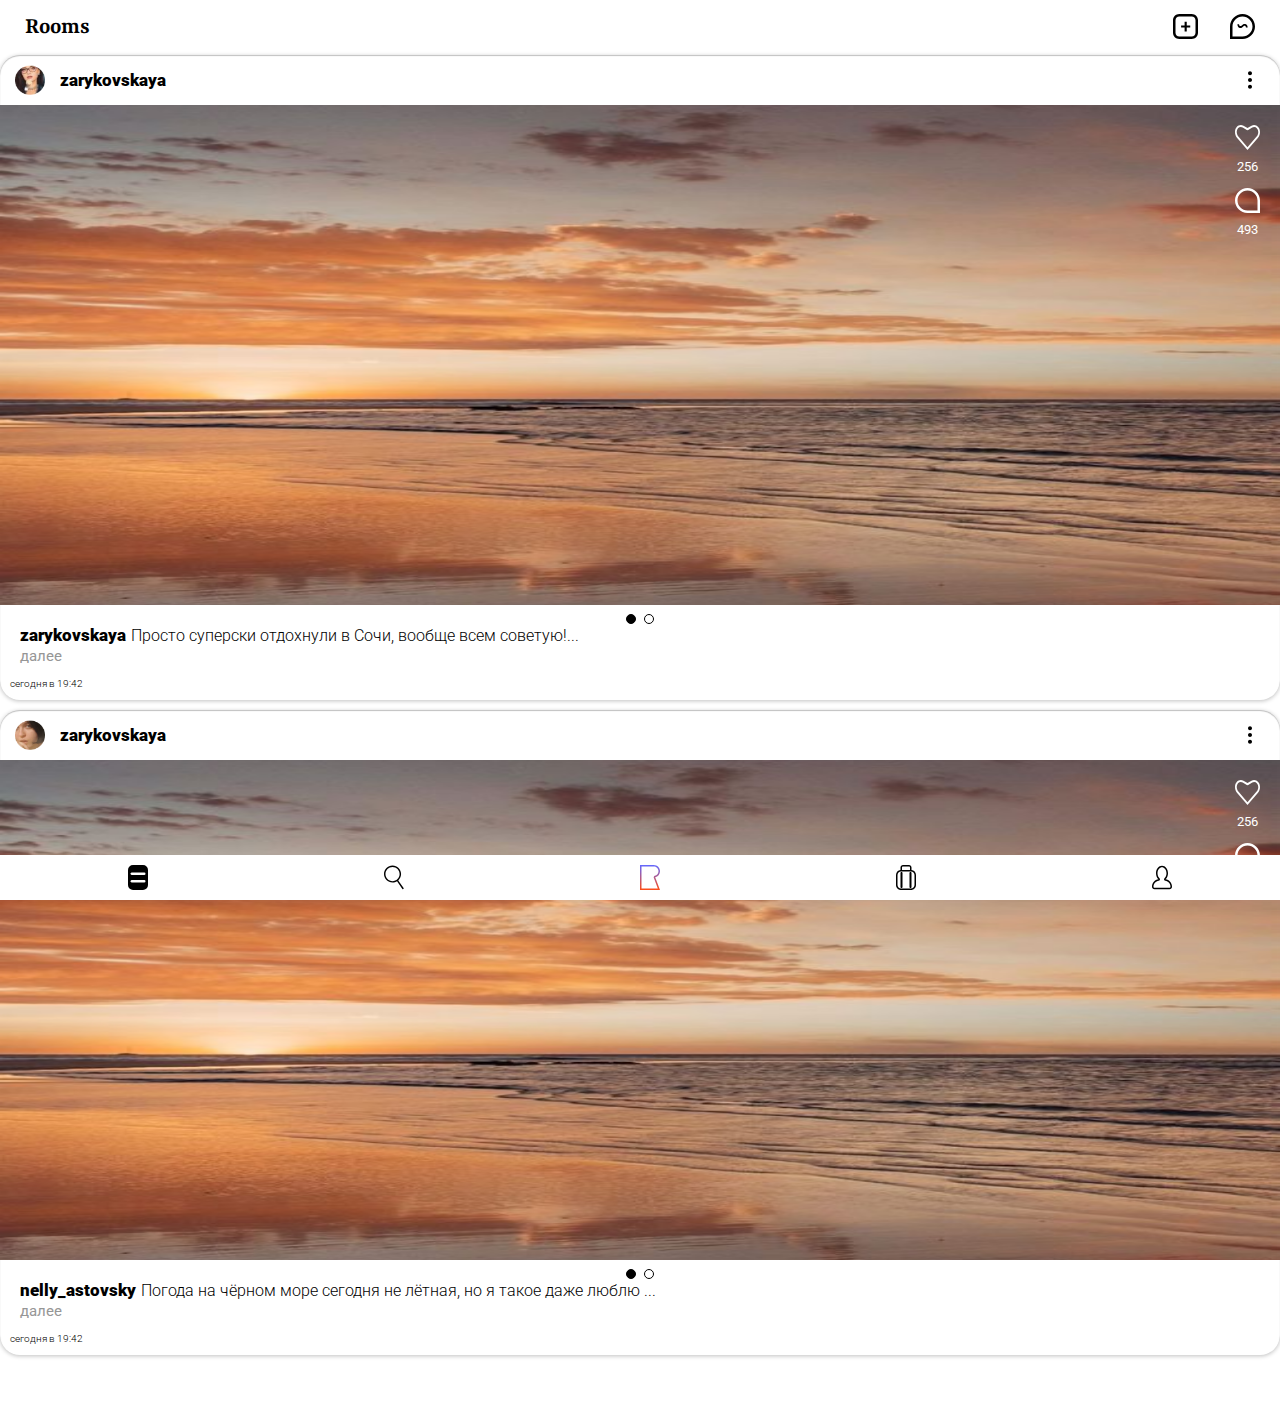
<file: index.html>
<!DOCTYPE html>
<html lang="rus">
<head>
	<meta charset="UTF-8">
	<meta http-equiv="X-UA-Compatible" content="IE=edge">
	<meta name="viewport" content="width=device-width, initial-scale=1.0">
	<link rel="stylesheet" href="css/main.css">
	<link rel="preconnect" href="https://fonts.googleapis.com">
	<link rel="preconnect" href="https://fonts.gstatic.com" crossorigin>
	<link href="https://fonts.googleapis.com/css2?family=Roboto:ital,wght@0,300;0,400;0,500;1,400;1,500&display=swap" rel="stylesheet">
	<link href="https://fonts.googleapis.com/css2?family=Rasa:wght@600&family=Roboto:ital,wght@0,300;0,400;0,500;1,400;1,500&display=swap" rel="stylesheet">
	<title>Document</title>
</head>
<body onload="def();">
	<div class="pre_header"></div>
	<div class="header">
		<div class="logo">Rooms</div>
		<div class="sotial_items">
			<img class="new_post" src="src/new_post.svg" alt="new_post">
			<img class="message" src="src/message.svg" alt="message" onclick="ToRooms('direct.html')">
		</div>
	</div>
	<div class="nav">
		<img class="news" src="src/active_news.svg" >
		<img class="search" src="src/search.svg" onclick="ToRooms('search.html')">
		<img class="rooms" src="src/rooms.svg" onclick="ToRooms('rooms.html')"> 
		<img class="offers" src="src/offers.svg" onclick="ToRooms('offers.html')">
		<img class="account" src="src/account.svg" onclick="ToRooms('account.html')">
	</div>
	<div id="post1" class="post">
		<div class="post_header">
			<img class="user_logo" src="src/user1.png">
			<p class="user_name">zarykovskaya</p>
			<img class="post_setting" src="src/setting.svg">
		</div>
		<div class="sotial_move">
			<img id="likes" class="likes" src="src/likes.svg" onclick="setImg(this, 'likes_len')" flag="0">
			<div id="likes_len" class="likes_len">256</div>
			<img class="comments" src="src/comments.svg" onclick="showComment('post1')">
			<div class="comments_len">493</div>
		</div>
		<div class="post_comments">
			<div class="head">
				<div class="title">
					Комментарии
				</div>
				<img id="close" class="close" src="src/close.svg" onclick="hideComment('post1')">
			</div>
			<div class="owner">
				<div class="post_header comment_header">
					<img class="user_logo" src="src/user1.png">
					<p class="user_name">zarykovskaya</p>
				</div>
				<div class="full_comment">
					Просто суперски отдохнули в Сочи, вообще всем советую! Море тёплое, ветер совсем слабый, что редкость в это время года.
					<br>Очень удобно, что у нашего отеля был свой пляж и не надо было искать место, ещё и шизлог бесплатный)
					<div class="data">сегодня в 19:42</div>
				</div>
			</div>
			<div class="commentator">
				<div class="post_header comment_header">
					<img class="user_logo" src="src/comment_user.svg">
					<p class="user_name">dasha_dasha</p>
				</div>
				<div class="full_comment">
					Говорят там на побережье часто выбрасывает медуз, которые могут жалить, это правда?
					<div class="bottom">
						<div class="data">сегодня в 19:45</div>
						<div class="response">Ответить</div>
					</div>
				</div>
			</div>
			<div class="commentator">
				<div class="post_header comment_header">
					<img class="user_logo" src="src/comment_user2.svg">
					<p class="user_name">dasha_dasha</p>
				</div>
				<div class="full_comment">
					Волшебный закат, уже хочу туда о.о
					<div class="bottom">
						<div class="data">сегодня в 19:45</div>
						<div class="response">Ответить</div>
					</div>
				</div>
			</div>
		</div>
		<div class="slider">
			<div class="post_content">
				<img class="post_content_img" src="src/content1.png">
			</div>
			<div class="post_content">
				<img class="post_content_img" src="src/content2.png">
			</div>
		</div>
		<div class="slider-dots">
			<span class="slider-dots_item" onclick="currentSlide(1, 'post1')"></span> 
			<span class="slider-dots_item" onclick="currentSlide(2, 'post1')"></span> 
		</div>
		<div class="comment content_block hide">
			<span id="view1" style="display: block;">
			</span>
		</div>
		<div class="content_toggle more" >
			<a class="more" id="continue1" href="javascript:void(0)" onclick="showHide('view1', 'continue1')">далее</a>
		</div>
		<div class="data">сегодня в 19:42</div>
	</div>
	<div id="post2" class="post">
		<div class="post_header">
			<img class="user_logo" src="src/user2.png">
			<p class="user_name">zarykovskaya</p>
			<img class="post_setting" src="src/setting.svg">
		</div>
		<div class="sotial_move">
			<img class="likes" src="src/likes.svg" onclick="setImg(this, 'likes_len1')" flag="0">
			<div id="likes_len1" class="likes_len">256</div>
			<img class="comments" src="src/comments.svg">
			<div class="comments_len">493</div>
		</div>
		<div class="slider">
			<div class="post_content">
				<img class="post_content_img" src="src/content1.png">
			</div>
			<div class="post_content">
				<img class="post_content_img" src="src/content2.png">
			</div>
			<!-- <div class="post_content">
				<img class="post_content_img" src="src/content2.png">
			</div> -->
		</div>
		<div class="slider-dots">
			<span class="slider-dots_item" onclick="currentSlide(1, 'post2')"></span> 
			<span class="slider-dots_item" onclick="currentSlide(2, 'post2')"></span> 
			<!-- <span class="slider-dots_item" onclick="currentSlide(3)"></span>  -->
		</div>
		<!-- <div class="carousel">
			<div class="dot dot_active"></div>
			<div class="dot"></div>
		</div> -->
		<div class="comment content_block hide">
			<span id="view2" style="display: block;">
			</span>
		</div>
		<!-- <p class="comment"><span class="user_name">nelly_astovsky</span>	</p> -->
		<div class="content_toggle more" >
			<a class="more" id="continue2" href="javascript:void(0)" onclick="showHide('view2', 'continue2')">далее</a>
		</div>
		<div class="data">сегодня в 19:42</div>
	</div>
	<div class="pre_footer"></div>
	<script src="js/main.js"></script>
</body>
</html>
</file>
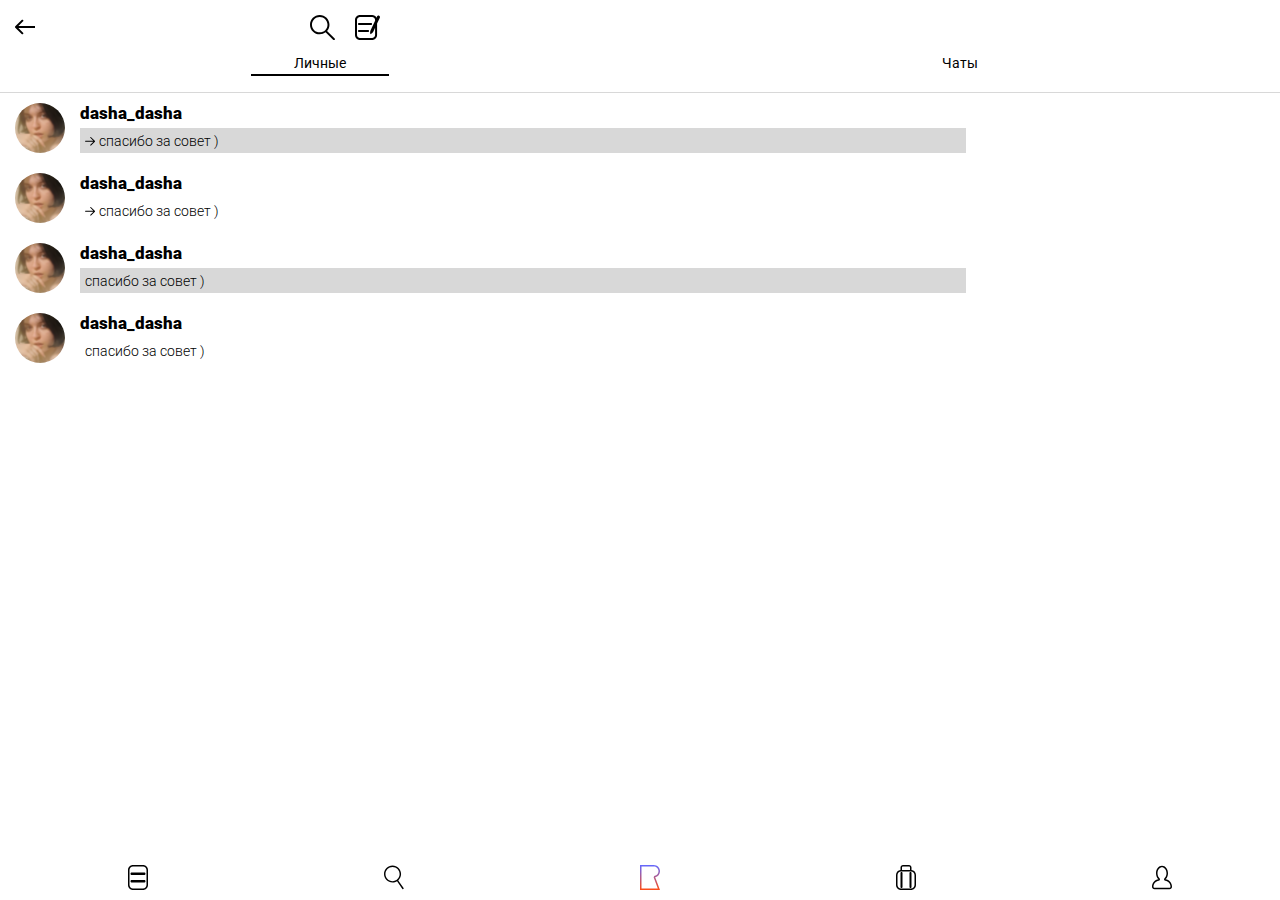
<file: direct.html>
<!DOCTYPE html>
<html lang="rus">

<head>
	<meta charset="UTF-8">
	<meta http-equiv="X-UA-Compatible" content="IE=edge">
	<meta name="viewport" content="width=device-width, initial-scale=1.0">
	<link rel="stylesheet" href="css/main.css">
	<link rel="preconnect" href="https://fonts.googleapis.com">
	<link rel="preconnect" href="https://fonts.gstatic.com" crossorigin>
	<link href="https://fonts.googleapis.com/css2?family=Roboto:ital,wght@0,300;0,400;0,500;1,400;1,500&display=swap"
		rel="stylesheet">
	<link
		href="https://fonts.googleapis.com/css2?family=Rasa:wght@600&family=Roboto:ital,wght@0,300;0,400;0,500;1,400;1,500&display=swap"
		rel="stylesheet">
	<title>Document</title>
</head>

<body>
	<div class="pre_header"></div>
	<div class="header direct">
		<div class="top_nav">
			<div class="exit_arrow">
				<img src="src/exit_arrow.svg" alt="exit" onclick="ToRooms('index.html')">
			</div>
			<div class="finder">
				<img src="src/finder.svg" alt="finder">
			</div>
			<div class="notes"">
				<img src=" src/notes.svg" alt="notes">
			</div>
		</div>
	</div>
	<div class="direct_title">
		<div class="message_nav">
			<div class="my beautiful" onclick="showUnderline(this, 'all')">
				Личные
			</div>
			<div class="all beautiful" onclick="showUnderline(this, 'my')">
				Чаты
			</div>
		</div>
	</div>
	<div class="dir_win">
		<div class="buddy">
			<div class="chel">
				<div class="user_in_direct">
					<img class="user_logo" src="src/comment_user2.svg">
				</div>
				<div class="brief">
					<div class="user_name">dasha_dasha</div>
					<div class="answer shipped">
						<img class="in_arrow" src="src/in_arrow.svg""></img>
						спасибо за совет )
					</div>
				</div>
			</div>
			<div class=" chel">
				<div class="user_in_direct">
					<img class="user_logo" src="src/comment_user2.svg">
				</div>
				<div class="brief">
					<div class="user_name">dasha_dasha</div>
					<div class="answer shipped read">
						<img class="in_arrow" src="src/in_arrow.svg""></img>
						спасибо за совет )
				</div>
				</div>
			</div>
			<div class=" chel">
				<div class="user_in_direct">
					<img class="user_logo" src="src/comment_user2.svg">
					</div>
					<div class="brief">
						<div class="user_name">dasha_dasha</div>
						<div class="answer shipped">
							спасибо за совет )
						</div>
					</div>
				</div>
				<div class="chel">
					<div class="user_in_direct">
						<img class="user_logo" src="src/comment_user2.svg">
					</div>
					<div class="brief">
						<div class="user_name">dasha_dasha</div>
						<div class="answer shipped read">
							спасибо за совет )
						</div>
					</div>
				</div>
			</div>
			</div>
			<div class="nav">
				<img class="news" src="src/news.svg" onclick="ToRooms('index.html')">
				<img class="search" src="src/search.svg" onclick="ToRooms('search.html')">
				<img class="rooms" src="src/rooms.svg" onclick="ToRooms('rooms.html')">
				<img class="offers" src="src/offers.svg" onclick="ToRooms('offers.html')">
				<img class="account" src="src/account.svg" onclick="ToRooms('account.html')">
			</div>
			<script src="js/main.js"></script>
</body>

</html>
</file>
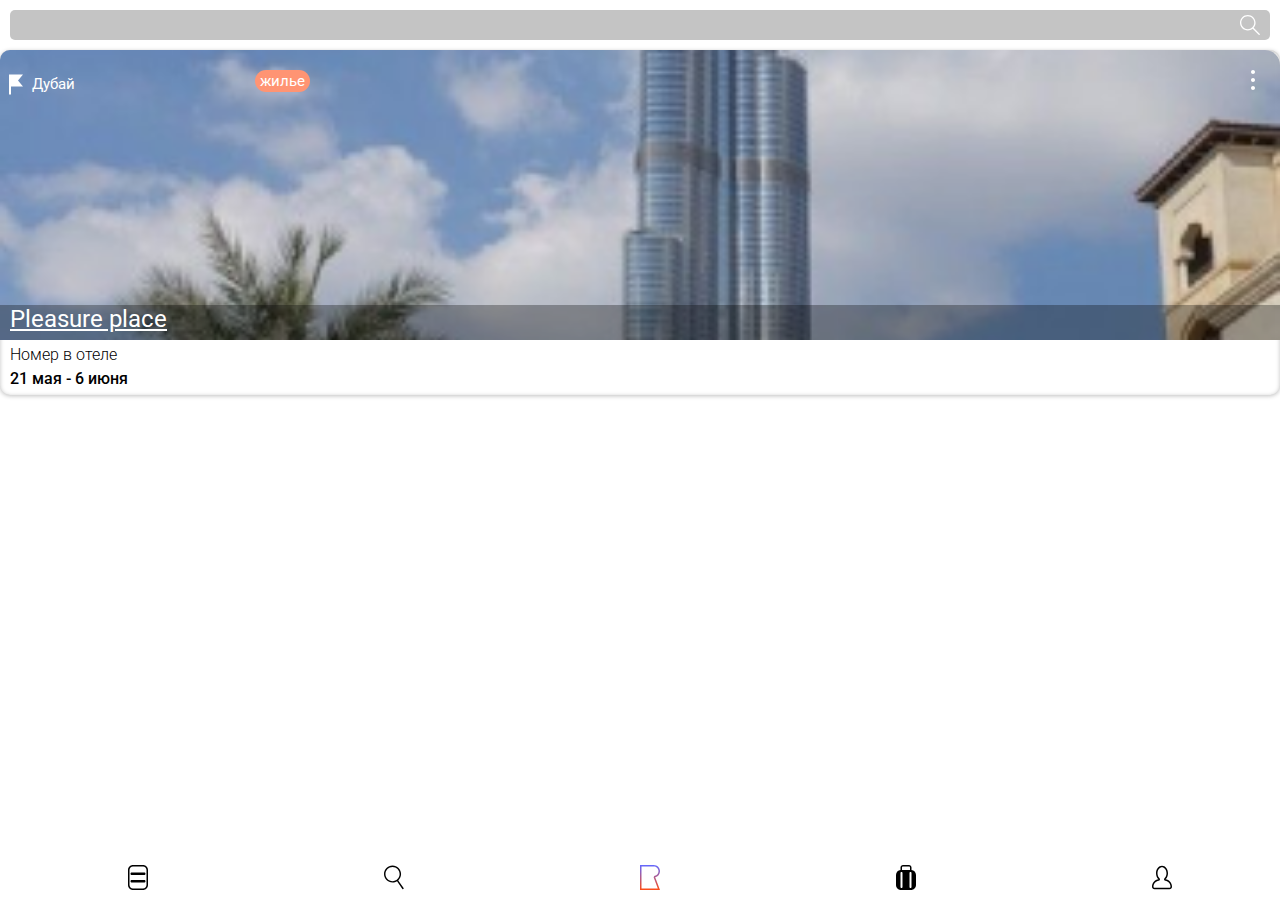
<file: offers.html>
<!DOCTYPE html>
<html lang="rus">
<head>
	<meta charset="UTF-8">
	<meta http-equiv="X-UA-Compatible" content="IE=edge">
	<meta name="viewport" content="width=device-width, initial-scale=1.0">
	<link rel="stylesheet" href="css/main.css">
	<link rel="preconnect" href="https://fonts.googleapis.com">
	<link rel="preconnect" href="https://fonts.gstatic.com" crossorigin>
	<link href="https://fonts.googleapis.com/css2?family=Roboto:ital,wght@0,300;0,400;0,500;1,400;1,500&display=swap" rel="stylesheet">
	<link href="https://fonts.googleapis.com/css2?family=Rasa:wght@600&family=Roboto:ital,wght@0,300;0,400;0,500;1,400;1,500&display=swap" rel="stylesheet">
	<title>Document</title>
</head>
<body>
	<div class="offers_header">
		<div class="search_offers">
			<img class="search_in_offers" src="src/search_in_rooms.svg" alt="search rooms">
		</div>
	</div>
	<div class="rooms_item">
		<div class="offers_content">
			<div class="rooms_item_header">
				<img class="img_flag" src="src/flag.svg" alt="#">
				<p class="country_city">Дубай</p>
				<div class="offers_tag_1">жилье</div>
				<img class="rooms_post_setting" src="src/white_setting.svg">
			</div>
			<div class="offers_name">
				<a class="rooms_link" href="offers.html"> Pleasure place</a>
			</div>
		</div>
		<p class="offers_desc">Номер в отеле</p>
		<p class="offers_data">21 мая - 6 июня</p>
	</div>
	<div class="nav">
		<img class="news" src="src/news.svg" onclick="ToRooms('index.html')" >
		<img class="search" src="src/search.svg" onclick="ToRooms('search.html')">
		<img class="rooms" src="src/rooms.svg" onclick="ToRooms('rooms.html')"> 
		<img class="offers" src="src/active_offers.svg">
		<img class="account" src="src/account.svg" onclick="ToRooms('account.html')">
	</div>
	<script src="js/main.js"></script>
</body>
</html>
</file>
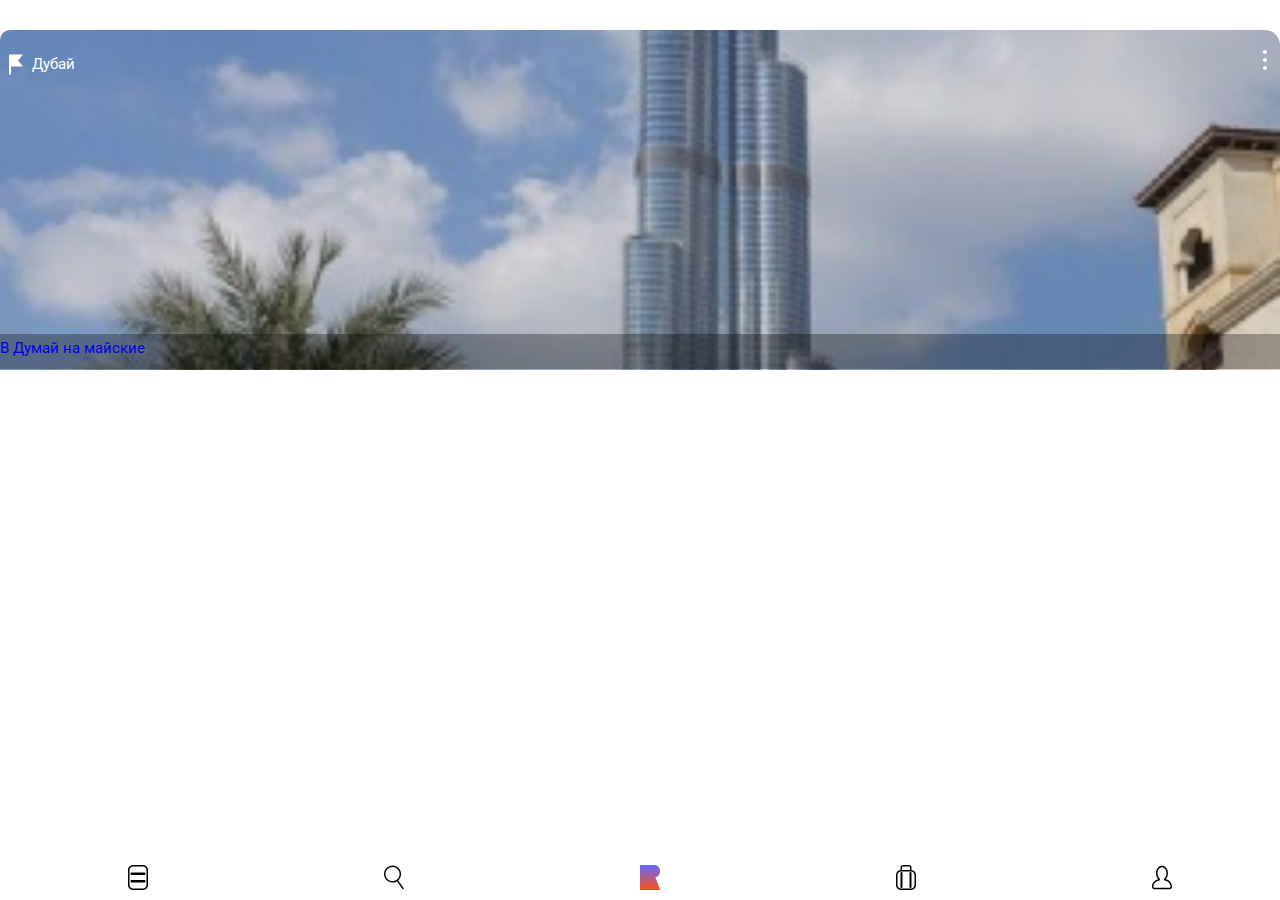
<file: rooms.html>
<!DOCTYPE html>
<html lang="rus">
<head>
	<meta charset="UTF-8">
	<meta http-equiv="X-UA-Compatible" content="IE=edge">
	<meta name="viewport" content="width=device-width, initial-scale=1.0">
	<link rel="stylesheet" href="css/main.css">
	<link rel="preconnect" href="https://fonts.googleapis.com">
	<link rel="preconnect" href="https://fonts.gstatic.com" crossorigin>
	<link href="https://fonts.googleapis.com/css2?family=Roboto:ital,wght@0,300;0,400;0,500;1,400;1,500&display=swap" rel="stylesheet">
	<link href="https://fonts.googleapis.com/css2?family=Rasa:wght@600&family=Roboto:ital,wght@0,300;0,400;0,500;1,400;1,500&display=swap" rel="stylesheet">
	<title>Document</title>
</head>
<body>
	<div class="rooms_header">
		<img class="search_in_rooms" src="src/search_in_rooms.svg" alt="search rooms">
	</div>
	<div class="rooms_item"></div>
		<div class="rooms_content">
			<div class="rooms_item_header">
				<img class="img_flag" src="src/flag.svg" alt="#">
				<p class="country_city">Дубай</p>
				<img class="post_setting" src="src/white_setting.svg">
			</div>
			<div class="rooms_name">
				<a href="rooms.html"> В Думай на майские</a>
			</div>
		</div>
	</div>
	<div class="nav">
		<img class="news" src="src/news.svg" onclick="ToRooms('index.html')" >
		<img class="search" src="src/search.svg" onclick="ToRooms('search.html')">
		<img class="rooms" src="src/active_rooms.svg"> 
		<img class="offers" src="src/offers.svg" onclick="ToRooms('offers.html')">
		<img class="account" src="src/account.svg" onclick="ToRooms('account.html')">
	</div>
	<script src="js/main.js"></script>
</body>
</html>
</file>
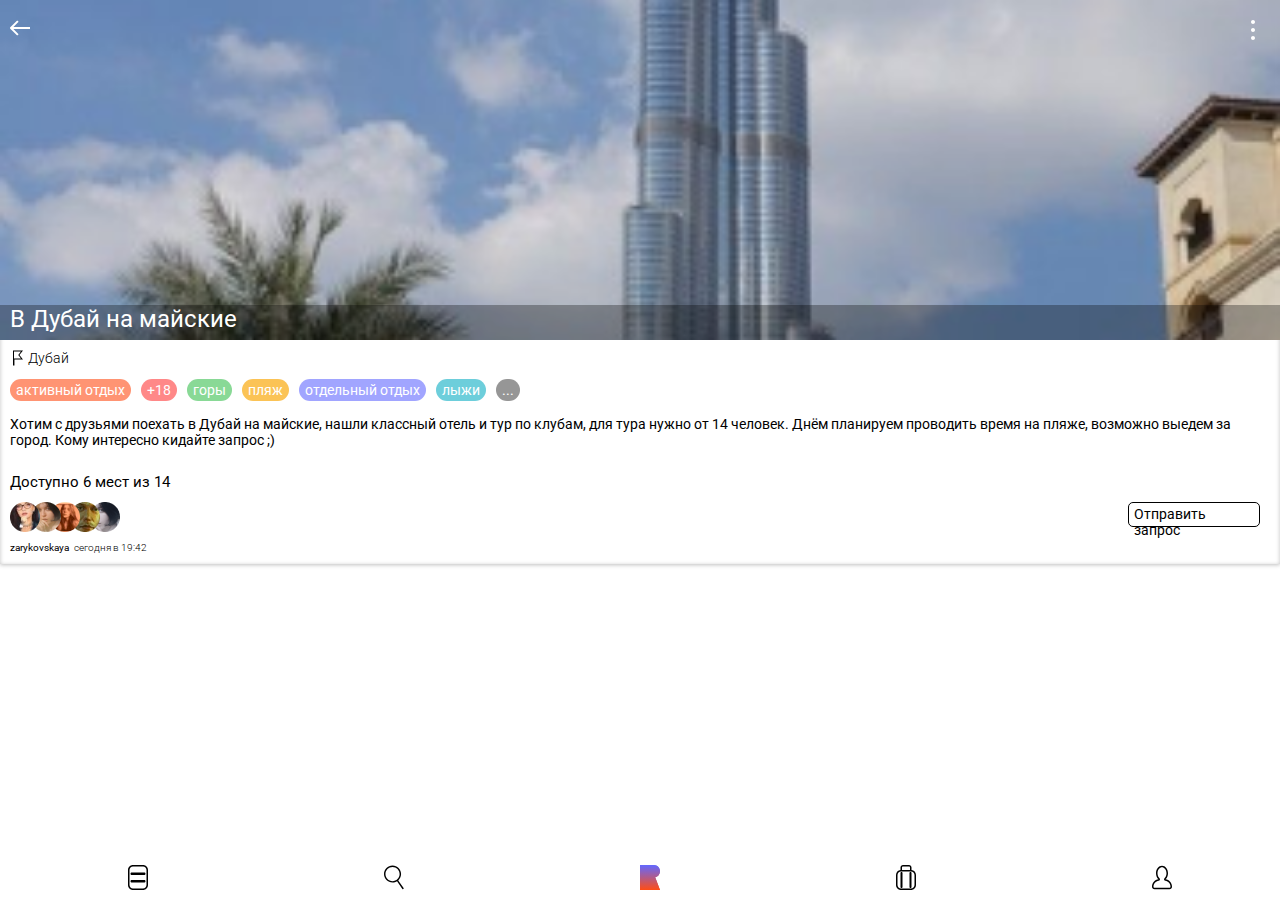
<file: rooms_selected.html>
<!DOCTYPE html>
<html lang="rus">
<head>
	<meta charset="UTF-8">
	<meta http-equiv="X-UA-Compatible" content="IE=edge">
	<meta name="viewport" content="width=device-width, initial-scale=1.0">
	<link rel="stylesheet" href="css/main.css">
	<link rel="preconnect" href="https://fonts.googleapis.com">
	<link rel="preconnect" href="https://fonts.gstatic.com" crossorigin>
	<link href="https://fonts.googleapis.com/css2?family=Roboto:ital,wght@0,300;0,400;0,500;1,400;1,500&display=swap" rel="stylesheet">
	<link href="https://fonts.googleapis.com/css2?family=Rasa:wght@600&family=Roboto:ital,wght@0,300;0,400;0,500;1,400;1,500&display=swap" rel="stylesheet">
	<title>Document</title>
</head>
<body>
	<!-- <div class="rooms_header"> -->
		<!-- <div class="search_header">
			<img class="search_in_rooms" src="src/search_in_rooms.svg" alt="search rooms">
		</div>
		<img class="add_rooms" src="src/add_rooms.svg" alt="add rooms">
	</div> -->
	<div id="rooms_item_aplicated" class="rooms_item">
		<div id="rooms_content_aplicated" class="rooms_content">
			<div class="rooms_item_header">
				<img class="rooms_back" src="src/back.svg" onclick="ToRooms('rooms.html')" >
				<img class="rooms_post_setting" src="src/white_setting.svg">
			</div>
			<div class="rooms_name">
				<p class="rooms_selected"> В Дубай на майские<p>
			</div>
		</div>
		<div class="rooms_description">
			<div class="rooms_map">
				<img class="rooms_small_flag" src="src/small_flag.svg" alt="small flag">
				<p class="rooms_map_text">Дубай</p>
			</div>
			<div class="rooms_hash_tags">
				<div class="rooms_tag_1">активный отдых</div>
				<div class="rooms_tag_2">+18</div>
				<div class="rooms_tag_3">горы</div>
				<div class="rooms_tag_4">пляж</div>
				<div class="rooms_tag_5">отдельный отдых</div>
				<div class="rooms_tag_6">лыжи</div>
				<div class="rooms_etc">...</div>
			</div>
			<p class="rooms_text">Хотим с друзьями поехать в Дубай на майские, 
				нашли классный отель и тур по клубам, для тура
				нужно от 14 человек. Днём планируем проводить
				время на пляже, возможно выедем за город.
				Кому интересно кидайте запрос ;)</p>
			<div class="rooms_people">Доступно 6 мест из 14</div>
			<div class="rooms_sotial">
				<img src="src/users.png" alt="users">
				<div class="rooms_aplication">Отправить запрос</div>
			</div>
		</div>
		<div class="data"><span class="rooms_guser">zarykovskaya</span> сегодня в 19:42</div>
	</div>
	<div class="nav">
		<img class="news" src="src/news.svg" onclick="ToRooms('index.html')" >
		<img class="search" src="src/search.svg" onclick="ToRooms('search.html')">
		<img class="rooms" src="src/active_rooms.svg"> 
		<img class="offers" src="src/offers.svg" onclick="ToRooms('offers.html')">
		<img class="account" src="src/account.svg" onclick="ToRooms('account.html')">
	</div>
	<script src="js/main.js"></script>
</body>
</html>
</file>
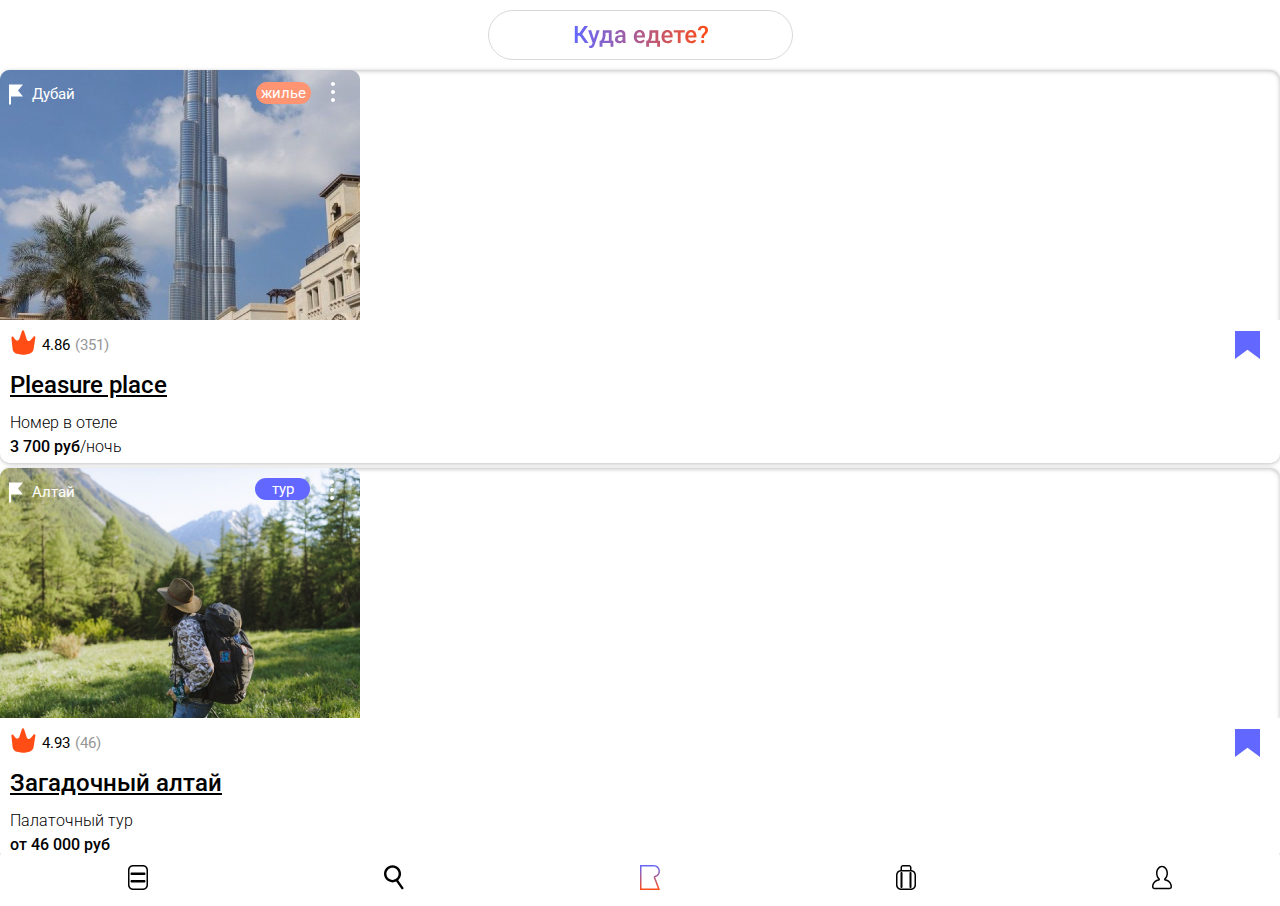
<file: search.html>
<!DOCTYPE html>
<html lang="rus">
<head>
	<meta charset="UTF-8">
	<meta http-equiv="X-UA-Compatible" content="IE=edge">
	<meta name="viewport" content="width=device-width, initial-scale=1.0">
	<link rel="stylesheet" href="css/main.css">
	<link rel="preconnect" href="https://fonts.googleapis.com">
	<link rel="preconnect" href="https://fonts.gstatic.com" crossorigin>
	<link href="https://fonts.googleapis.com/css2?family=Roboto:ital,wght@0,300;0,400;0,500;1,400;1,500&display=swap" rel="stylesheet">
	<link href="https://fonts.googleapis.com/css2?family=Rasa:wght@600&family=Roboto:ital,wght@0,300;0,400;0,500;1,400;1,500&display=swap" rel="stylesheet">
	<title>Document</title>
</head>
<body>
	<div class="search_header_search">
		<img src="src/big_button.svg">
	</div>
	<div class="search_body">
		<div class="rooms_item">
			<img src="src/dubai_search.png">
			<div class="search_content_1">
				<div class="rooms_item_header">
					<img class="img_flag" src="src/flag.svg" alt="#">
					<p class="country_city">Дубай</p>
					<div class="search_tag_1">жилье</div>
					<img class="rooms_post_setting" src="src/white_setting.svg">
				</div>
			</div>
			<div class="search_name">
				<div class="above">
					<div class="king_royalty">
						<img class="" src="src/king.svg">
						<div>4.86</div>
						<div>(351)</div>
					</div>
					<img class="king_bookmarks" src="src/search_bookmarks.svg">
				</div>
				<a class="rooms_link" href="offers.html">Pleasure place</a>
				<p class="search_desc">Номер в отеле</p>
				<p class="search_price">3 700 руб<span>/ночь</span></p>
			</div>
		</div>
		<div class="rooms_item">
			<img src="src/altai.png">
			<div class="search_content_1">
				<div class="rooms_item_header">
					<img class="img_flag" src="src/flag.svg" alt="#">
					<p class="country_city">Алтай</p>
					<div class="search_tag_2">тур</div>
					<img class="rooms_post_setting" src="src/white_setting.svg">
				</div>
			</div>
			<div class="search_name">
				<div class="above">
					<div class="king_royalty">
						<img class="" src="src/king.svg">
						<div>4.93</div>
						<div>(46)</div>
					</div>
					<img class="king_bookmarks" src="src/search_bookmarks.svg">
				</div>
				<a class="rooms_link" href="offers.html">Загадочный алтай</a>
				<p class="search_desc">Палаточный тур</p>
				<p class="search_price">от 46 000 руб</p>
			</div>
		</div>
	</div>
	<div class="ac_pre_footer"></div>
	<div class="nav">
		<img class="news" src="src/news.svg" onclick="ToRooms('index.html')" >
		<img class="search" src="src/active_search.svg">
		<img class="rooms" src="src/rooms.svg" onclick="ToRooms('rooms.html')"> 
		<img class="offers" src="src/offers.svg" onclick="ToRooms('offers.html')">
		<img class="account" src="src/account.svg" onclick="ToRooms('account.html')">
	</div>
	<script src="js/main.js"></script>
</body>
</html>
</file>
<file: css/main.css>
body {
	font-family: 'Roboto';
	font-style: normal;
	font-weight: 400;
	font-size: 15px;
	line-height: 29px;
	margin: 0;
	padding: 0;
}

p {
	margin: 0;
	padding: 0;;
}

a {
	text-decoration: none;
}

.pre_header {
	height: 55px;
}

.header {
	padding-top: 7px;
	background-color: white;  
	position: fixed;  
	top: 0;  
	z-index: 100;  
	width: 100%;
	display: flex;
	align-items: center;
}

.nav {
	position: fixed; 
    left: 0; bottom: 0; 
    padding: 10px;
    background: #fff; 
    width: 100%;
	display: flex;
	z-index: 5;
	justify-content: space-around;
}

.news{
	width: 20px;
}
.search{
	width: 20px;
}
.rooms{
	width: 20px;
}
.offers{
	width: 20px;
}
.account{
	width: 20px;
}

.logo {
	margin-left: 25px;
	font-family: 'Rasa';
	font-style: normal;
	font-weight: 600;
	font-size: 24px;
	line-height: 29px;

}

.sotial_items {
	padding-top: 7px;
	margin-right: 25px;
	margin-left: auto;
}

.message {
	padding-left: 28px;
	height: 25px;
}

.new_post {
	height: 25px;
}

.post {
	margin-bottom: 10px;
	box-shadow: 0px 1px 4px rgba(0, 0, 0, 0.25), inset 0px 1px 1px rgba(0, 0, 0, 0.25);
	border-radius: 20px;
	width: 100%;
	/*Даня*/
	position: relative;
}

.post_header {
	padding: 10px 15px;
	display: flex;
	align-items: center;
}

.user_logo {
	font-family: 'Roboto';
	font-style: normal;
	font-weight: 500;
	font-size: 16px;
	line-height: 19px;
	padding-right: 15px	;
	width: 30px;
	height: 30px;
}

.post_setting {
	margin-right: 13px;
	margin-left: auto;
	width: 4px;
	height: 20px;
}

.post_content{
	/* padding: 20px 10px; */
	position: relative;
	color: #fff;
	height: 500px;
	/* background: url(../src/content1.png) no-repeat center center; */
	/* background-size: cover; */
}

.sotial_move {
	font-size: 13px;
	padding-top: 70px;
/* тут мой код */
	/* margin-left: auto; */
	position: absolute;
	top: 0;
	right: 20px;
	z-index: 2;
	/* position: relative; */
}

.likes {
	height: 25px;
}

.likes_len {
	margin-top: -8px;
	margin-left: 2px;
	color: #fff;
}

.comments {
	height: 25px;
	margin-top: 7px;
}

.comments_len {
	margin-top: -8px;
	margin-left: 2px;
	color: #fff;
}


.user_name {
	font-family: 'Roboto';
	font-weight: 900;
	font-size: 17px;
	line-height: 29px;
	margin-right: 10px;
}

.more {
	margin-left: 10px;
	font-family: 'Roboto';
	font-style: normal;
	font-weight: 400;
	font-size: 15px;
	line-height: 23px;
	color: #969696;
}

.comment {
	padding: 0px 20px;
	font-family: 'Roboto';
	font-style: normal;
	font-weight: 300;
	font-size: 16px;
	line-height: 19px;
}

.data {
	font-family: 'Roboto';
	font-style: normal;
	font-weight: 300;
	font-size: 10px;
	line-height: 12px;
	padding: 10px 10px;
}

#post_content2 {
	padding: 20px 10px;
	color: #fff;
	height: 400px;
	background: url(../src/content2.png) no-repeat center center;
	background-size: cover;
}

.pre_footer {
	height: 60px;
}

.carousel {
	justify-content: center;
	display: flex;
}

.dot_active {
	margin: 15px 5px 5px 5px;
	width: 7px;
	height: 7px;
	border-radius: 50%;
	background: #000000;
	border: 1px solid #000000;
}

.dot {
	margin: 15px 5px 5px 5px;
	width: 7px;
	height: 7px;
	border-radius: 50%;
	border: 1px solid #000000;
}

/* ROOMS CSS */

.rooms_header {
	display: flex;
	margin-right: 15px;
}

.search_header {
	margin: 10px 10px 10px 5px;
	width: 100%;
	height: 30px;
	background: #C4C4C4;
	border-radius: 5px;
}

.add_rooms {
	margin-left: auto;
}

.search_in_rooms {
	padding: 5px 10px;
	display: block;
	margin-left: auto;
}

.rooms_post_setting {
	margin-right: 25px;
	margin-left: auto;
	width: 4px;
	height: 20px;
}

.rooms_content {
	border-radius: 10px 15px 0px 0px;
	padding: 20px 0px;
	color: #fff;
	height: 300px;
	background: url(../src/dubai.png) no-repeat center center;
	background-size: cover;
}

.rooms_item {
	background: #FFFFFF;
	box-shadow: 0px 1px 4px rgba(0, 0, 0, 0.25), inset 0px 1px 4px rgba(0, 0, 0, 0.25);
	border-radius: 10px;
}

.rooms_sotial {
	margin-left: 10px;
	display: flex;
}

.rooms_hash_tags {
	display: flex;
	flex-wrap: wrap;
	font-family: 'Roboto';
	font-style: normal;
	font-weight: 400;
	font-size: 14px;
	line-height: 16px;
	color: #FFFFFF;
}

.rooms_tag_1 {
	margin: 10px 0px 0px 10px;
	padding: 3px 6px;
	background: #FF9473;
	border-radius: 15px;
}

.rooms_tag_2 {
	margin: 10px 0px 0px 10px;
	padding: 3px 6px;
	background: #FF8888;
	border-radius: 15px;
}
.rooms_tag_3 {
	margin: 10px 0px 0px 10px;
	padding: 3px 6px;
	background: #89D996;
	border-radius: 15px;
}
.rooms_tag_4 {
	margin: 10px 0px 0px 10px;
	padding: 3px 6px;
	background: #FBC356;
	border-radius: 15px;
}
.rooms_tag_5 {
	margin: 10px 0px 0px 10px;
	padding: 3px 6px;
	background: #A1A5FF;
	border-radius: 15px;
}

.rooms_tag_6 {
	margin: 10px 0px 0px 10px;
	padding: 3px 6px;
	background: #6DCEDB;
	border-radius: 15px;
}

.rooms_etc {
	margin: 10px 0px 0px 10px;
	padding: 3px 6px;
	background: #969696;;
	border-radius: 15px;
}

.rooms_people{
	margin: 10px 0px 5px 10px;
}

.rooms_aplication{
	width: 132px;
	height: 25px;
	padding: 3px 5px;
	margin-left: auto;
	margin-right: 20px;
	border: 1px solid #000000;
	box-sizing: border-box;
	border-radius: 5px;
	font-family: 'Roboto';
	font-style: normal;
	font-weight: 400;
	font-size: 14px;
	line-height: 16px;
}

.rooms_item_header {
	display: flex;
}

.img_flag {
	margin-left: 9px;
}

.country_city {
	margin-left: 9px;
}

.rooms_name {
	margin-top: 255px;
	width: 100%;
	height: 35px;
	background: rgba(0, 0, 0, 0.3);
}

.rooms_link {
	margin-left: 10px;
	font-family: 'Roboto';
	font-style: normal;
	font-weight: 400;
	font-size: 24px;
	line-height: 28px;
	text-decoration-line: underline;
	color: #FFFFFF;
}

.rooms_back{
	margin-left: 10px;
	padding-bottom: 14px;
}

.rooms_selected{
	margin-left: 10px;
	font-family: 'Roboto';
	font-style: normal;
	font-weight: 400;
	font-size: 24px;
	line-height: 28px;
	color: #FFFFFF;
}

#rooms_item_aplicated {
	border-radius: 0;
}

#rooms_content_aplicated {
	border-radius: 0;
}

.rooms_map {
	display: flex;
	margin-top: 10px;
	margin-left: 13px;
	margin-bottom: 3px;
}

.rooms_map_text{
	font-family: 'Roboto';
	font-style: normal;
	font-weight: 300;
	font-size: 14px;
	line-height: 16px;
	margin-left: 5px;
}

.rooms_text {
	margin: 15px 20px 20px 10px ;
	font-family: 'Roboto';
	font-style: normal;
	font-weight: 400;
	font-size: 14px;
	line-height: 16px;
}

.rooms_guser {
	font-family: 'Roboto';
	font-style: normal;
	font-weight: 400;
	font-size: 10px;
	line-height: 12px;
	padding-right: 3px;
}
/* END ROOMS CSS*/
/*
DsArmor
*/

/*---------------------------------------------------------*/

.slider {
	position: relative;
}

.post_content_img {
	width: 100%;
	height: 100%;
	z-index: 1;
}

.slider .next {
    right: 0;
    border-radius: 3px 0 0 3px;
}
/* Кружочки */
.slider-dots {
	text-align: center;
	height: 20px;
}
.slider-dots_item{
	border: 1px solid;
	cursor: pointer;
	height: 8px;
	width: 8px;
	margin: 0 2px;
	background-color: rgb(255, 255, 255);
	border-radius: 50%;
	display: inline-block;
	transition: background-color 0.6s ease;
}
.active,
.slider-dots_item:hover {
	background-color: rgb(0, 0, 0);
}
/* Анимация слайдов */
.slider .post_content {
	-webkit-animation-name: fade;
	-webkit-animation-duration: 1.5s;
	animation-name: fade;
	animation-duration: 1.5s;
}
@-webkit-keyframes fade {
	from {
	    opacity: .4
	}
	to {
	    opacity: 1
	}
}
@keyframes fade {
	from {
	    opacity: .4
	}
	to {
	    opacity: 1
	}
}

/* для красоты согласно дизайну*/

.user_name {
	line-height: 20px;
	margin-right: 5px;
}

.comment {
	line-height: 1.2;
}

/*--------------------------------*/

/*---------------Блок для комментариев-----------------*/

/* нужно отменить возможность скролла и добавить возможность 
скроллить как раз комменты, также добавить панельку для ввода комментария */

.post_comments {
	display: none;
	position: fixed;
	overflow: scroll;
	z-index: 250;
	background-color: #fff;
	margin-top: 40%;
	width: 100%;
	height: 380px;
}

.owner {
	border-bottom: 1px solid rgba(0,0,0,0.52);
}

.title {
	display: inline-block;
	width: 75%;
	text-align: center;
	margin-left: 45px;
	font-family: 'Roboto';
	font-style: normal;
	font-size: 12px;
	line-height: 14px;
	margin-top: 14px;
}

.close {
	margin-top: 10px;
	margin-bottom: 10px;
	margin-right: 15px;
	float: right;
}

.comment_header {
	padding-left: 10px;
	padding-right: 10px;
}

.comment_header .user_logo {
	padding-right: 10px;
}

.full_comment {
	font-family: 'Roboto';
	font-style: normal;
	font-size: 16px;
	line-height: 19px;
	margin-left: 50px;
	margin-top: -10px;
	margin-right: 19px;
}

.full_comment .data {
	font-family: 'Roboto';
	font-style: normal;
	font-size: 10px;
	line-height: 12px;
	padding-left: 0;
}

.commentator .bottom .data{
	display: inline-block;
	width: 50%;
}

.commentator .bottom .response{
	display: inline-block;
	font-family: 'Roboto';
	font-style: normal;
	font-weight: 500;
	font-size: 12px;
	line-height: 14px;
	color: #969696;
}


/*---------------------------------------------------------*/

/*---------------------Direct-------------------------------*/

.direct {
	padding-top: 0;
	margin: 10px;
	margin-left: 0px;
}

.top_nav {
	width: 400px;
	margin-top: 5px;
	display: flex;
	/* justify-content: space-between; */
}

.exit_arrow {
	height: fit-content;
	margin-left: 15px;
	margin-top: 1px;
	flex-basis: 75%;
}

.finder {
	margin-right: 20px;
	/* flex-basis: 10%; */
}

.notes {
	margin-right: 20px;
	/* flex-basis: 10%; */
	/* align-self: flex-end; */
}

.direct_title {
	position: relative;
}

.message_nav {
	display: flex;
	justify-content: space-around;
	font-family: 'Roboto';
	font-style: normal;
	font-weight: 400;
	font-size: 14px;
	line-height: 16px;
}

.message_nav .my {
	width: 138px;
	text-align: center;
}

.message_nav .all {
	width: 138px;
	text-align: center;
}

.beautiful {
	display: inline-block;
	position: relative;
	transition: all 0.4s ease;
	padding-bottom: 5px;
}

.my::after {
	content: "";
	position: absolute;
	height: 2px;
	background-color: #000000;
	width: 100%;
	left: 50%;
	bottom: 0;
	transform: translateX(-50%);
	transition: 0.5s cubic-bezier(0.68, -0.55, 0.265, 1.55) all;
}

.dir_win {
	margin-top: 16px;
	border-top: 1px solid #D8D8D8;
}

.chel {
	display: flex;
	margin: auto;
	margin-top: 10px;
	margin-left: 15px;
}

.buddy .user_logo {
	width: 50px;
	height: 50px;
}

.brief {
	font-family: 'Roboto';
	font-style: normal;
	font-weight: 500;
	font-size: 16px;
	line-height: 19px;
	flex-basis: 70%;
}

.shipped {
	background-color: #D8D8D8;
}

.read {
	background-color: #FFFFFF;
}

.answer {
	font-family: 'Roboto';
	font-style: normal;
	font-weight: 300;
	font-size: 14px;
	line-height: 16px;
	margin-top: 5px;
	height: 15px;
	padding: 5px;
	/* padding-left: 5px; */
}

/*-----------------Account--------------------*/

.account_short {
	padding-top: 7px;
	background-color: white;  
	position: fixed;  
	top: 0;  
	z-index: 100;  
	width: 100%;
	display: flex;
	align-items: center;
}

.account_logo {
	margin-left: 20px;
	font-family: 'Roboto';
	font-style: normal;
	font-weight: 500;
	font-size: 20px;
	line-height: 23px;
}

.account_items {
	padding-top: 5px;
	margin-right: 15px;
	margin-left: auto;
}

.profile_head {
	width: 100%;
	text-align: center;
}

.account_info {
	padding-top: 7px;
	background-color: white;
	display: flex;
	align-items: center;
	justify-content: center;
}

.info {
	width: 100px;
}

.nums {
	text-align: center;
	font-family: 'Roboto';
	font-style: normal;
	font-weight: 700;
	font-size: 14px;
	line-height: 16px;
}

.naming {
	text-align: center;
	margin-top: 5px;
	font-family: 'Roboto';
	font-style: normal;
	font-weight: 400;
	font-size: 12px;
	line-height: 14px;
	color: #969696;
}

.ac_wrap {
	display: flex;
	justify-content: center;
}

.rewrite {
	padding-top: 5px;
	padding-bottom: 4px;
	padding-left: 20px;
	padding-right: 20px;
	width: fit-content;
	margin-top: 15px;
	font-family: 'Roboto';
	font-style: normal;
	font-weight: 400;
	font-size: 14px;
	line-height: 16px;
	border: 1px solid #969696;
	border-radius: 5px;
}

.ac_text {
	margin-left: 20px;
	margin-right: 65px;
	margin-top: 15px;
	font-family: 'Roboto';
	font-style: normal;
	font-weight: 300;
	font-size: 14px;
	line-height: 16px;
}

.text {

}

.ac_text .more {
	font-family: 'Roboto';
	font-style: normal;
	font-weight: 400;
	font-size: 14px;
	line-height: 16px;
	color: #969696;
	margin-left: 0px;
}

.ac_tabs {
	display: flex;
	justify-content: space-between;
	padding-left: 50px;
	padding-right: 50px;
	margin-top: 18px;
}

.line {
	margin-bottom: 5px;
}

.gal_line {
	height: 3px;
	width: 120px;
	margin-top: 10px;
	background-color: #000000;
	border-radius: 5px;
}

.ac_pre_footer{
	height: 40px;
}

/* offers */

.offers_header {
	display: flex;
}

.search_offers {
	margin: 10px 10px 10px 10px;
	width: 100%;
	height: 30px;
	background: #C4C4C4;
	border-radius: 5px;
}

.search_in_offers {
	padding: 5px 10px;
	display: block;
	margin-left: auto;
}

.offers_desc {
	margin: 5px 0px 0px 10px;
	font-family: 'Roboto';
	font-style: normal;
	font-weight: 300;
	font-size: 16px;
	line-height: 19px;
}

.offers_data {
	padding: 5px 0px 7px 10px;
	font-family: 'Roboto';
	font-style: normal;
	font-weight: 500;
	font-size: 16px;
	line-height: 19px;
}

.offers_content {
	border-radius: 10px 15px 0px 0px;
	padding: 20px 0px;
	color: #fff;
	height: 250px;
	background: url(../src/dubai.png) no-repeat center center;
	background-size: cover;
}

.offers_name {
	margin-top: 206px;
	width: 100%;
	height: 35px;
	background: rgba(0, 0, 0, 0.3);
}

.offers_tag_1 {
	display: flex;
	align-items: center;
	justify-content: center;
	margin-left: 180px;
	width: 55px;
	height: 22px;
	box-sizing: border-box;
	background: #FF9473;
	border-radius: 15px;
}

/* --Search-- */

.search_body {
	position: relative;
}

.search_header_search {
	height: 70px;
	text-align: center;
}

.search_header_search img {
	padding-top: 10px;
}

.search_body .rooms_item {
	position: relative;
	margin-bottom: 5px;
}

.search_body .rooms_item .img:first-child {
	margin-left: 15px;
}

.king_royalty {
	padding-top: 5px;
	padding-left: 11px;
	display: flex;
	color: #000000;
}

.king_royalty div {
	padding-left: 6px;
	margin-top: 6px;
}

.king_royalty div:last-child {
	padding-left: 5px;
	color: #969696;
}

.king_royalty img {
	padding-top: 5px;
	height: 25px;
}

.king_bookmarks {
	padding-top: 10px;
	padding-right: 20px;
}

.search_desc {
	margin: 10px 0px 0px 10px;
	font-family: 'Roboto';
	font-style: normal;
	font-weight: 300;
	font-size: 16px;
	line-height: 19px;
}

.search_price {
	padding: 5px 0px 7px 10px;
	font-family: 'Roboto';
	font-style: normal;
	font-weight: 500;
	font-size: 16px;
	line-height: 19px;
}

.search_price span {
	font-weight: 300;
}

.search_content_1 {
	position: absolute;
	top: 0;
	border-radius: 10px 15px 0px 0px;
	padding-top: 10px;
	color: #fff;
	width: 100%;
	background-size: cover;
}

.search_content_1 .rooms_item_header {
	z-index: 200;
	width: 100%;
}

.search_content_1 .rooms_item_header img:last-child {
	padding: 0;
	margin: 0;

	padding-left: 20px;
	margin-top: 2px;
}

.search_name {
	border-radius: 0px 0px 10px 10px;
	margin-top: -10px;
	width: 100%;
	background-color: #FFFFFF;
	color: #000000;
}

.search_name .rooms_link {
	font-family: 'Roboto';
	font-style: normal;
	font-weight: 500;
	font-size: 24px;
	line-height: 28px;
	text-decoration-line: underline;
	color: #000000;
}

.search_name .above {
	display: flex;
	margin-bottom: 11px;
	justify-content: space-between;
	color: #000000;
}

.search_tag_1 {
	margin-top: 2px;
	display: flex;
	align-items: center;
	justify-content: center;
	margin-left: 181px;
	width: 55px;
	height: 22px;
	box-sizing: border-box;
	background: #FF9473;
	border-radius: 15px;
}

.search_tag_2 {
	display: flex;
	align-items: center;
	justify-content: center;
	margin-left: 180px;
	width: 55px;
	height: 22px;
	box-sizing: border-box;
	background: #6268FF;
	border-radius: 15px;
}
</file>
